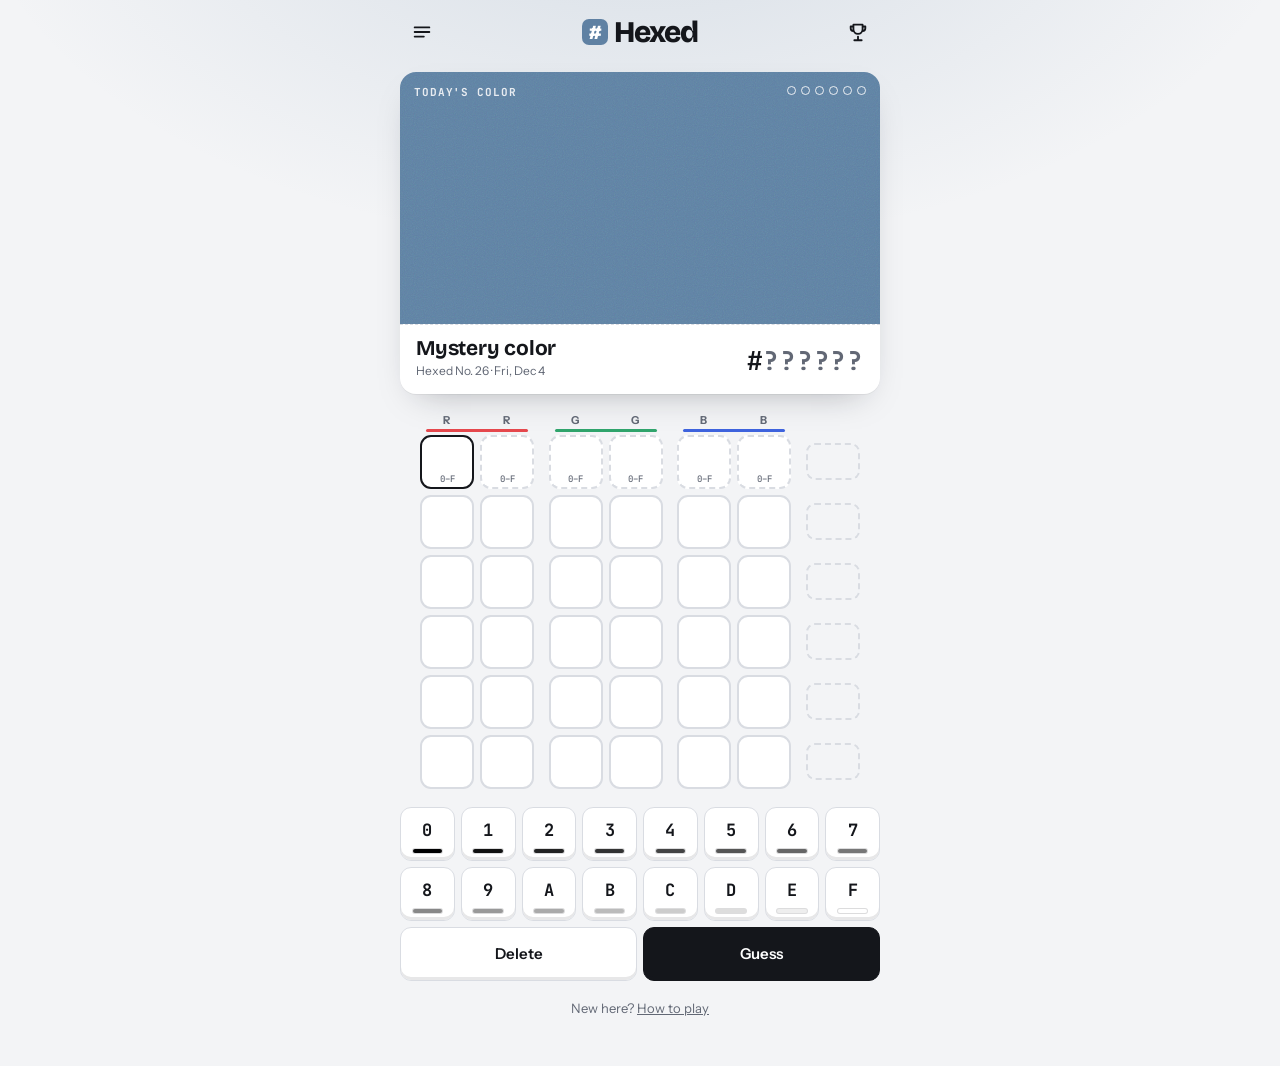
<file: index.html>
<!DOCTYPE html>
<html lang="en">
<head>
<meta charset="UTF-8">
<meta name="viewport" content="width=device-width, initial-scale=1, viewport-fit=cover">
<title>Hexed</title>
<script>
  // The game moved from GitHub Pages to Cloudflare. Forward visitors and bring
  // their saved progress along (browsers keep saved data per website).
  (function () {
    if (!/github\.io$/.test(location.hostname)) return;
    var hash = '';
    try {
      var keys = ['hexed:games', 'hexed:stats', 'hexed:player', 'hexed:posted', 'hexed:game'], d = {}, n = 0;
      keys.forEach(function (k) { var v = localStorage.getItem(k); if (v) { d[k] = v; n++; } });
      if (n) hash = '#import=' + encodeURIComponent(JSON.stringify(d));
    } catch (e) {}
    location.replace('https://hexed-deh.pages.dev/' + hash);
  })();
</script>
<meta name="claude:viewport-fit-sides" content="cover">
<meta name="description" content="Hexed: a daily color game. Guess today's color's hex code in six tries, then see how you compare on the leaderboard.">
<meta name="theme-color" content="#f3f4f6">
<link rel="preconnect" href="https://fonts.googleapis.com">
<link rel="preconnect" href="https://fonts.gstatic.com" crossorigin>
<link rel="stylesheet" href="https://fonts.googleapis.com/css2?family=Bricolage+Grotesque:opsz,wght@12..96,500;12..96,700;12..96,800&family=Instrument+Sans:wght@400;500;600&family=JetBrains+Mono:wght@500;700&display=swap">
<style>
/* Layout: one narrow column. Today's color is printed as a paint-store chip and tints the whole page; everything else stays neutral so the color reads true. */
:root {
  --today: #8a9bb0;
  --bg: #f3f4f6;
  --paper: #ffffff;
  --fg: #14161b;
  --muted: #626875;
  --line: #d9dce2;
  --tile-far: #e3e6eb;
  --key: #ffffff;
  --key-hover: #eceef2;
  --exact: #1a9a55;
  --exact-fg: #ffffff;
  --close: #f0b41c;
  --close-fg: #241a02;
  --ink: #14161b;
  --ink-fg: #ffffff;
  --scrim: rgba(12, 14, 18, .45);
  --shadow: 0 1px 0 rgba(20, 24, 33, .05), 0 14px 34px -18px rgba(20, 24, 33, .35);
  --press: inset 0 -3px 0 rgba(20, 24, 33, .10);
  --tint: 20%;
  --f-display: "Bricolage Grotesque", "Avenir Next", "Segoe UI", system-ui, sans-serif;
  --f-body: "Instrument Sans", "Segoe UI", system-ui, -apple-system, sans-serif;
  --f-mono: "JetBrains Mono", ui-monospace, "SFMono-Regular", Menlo, Consolas, monospace;
  --t: clamp(36px, 10.6vw, 54px);
  --gap: clamp(3px, 1vw, 6px);
}
@media (prefers-color-scheme: dark) {
  :root:not([data-theme="light"]) {
    --bg: #0f1115; --paper: #1a1d23; --fg: #eceef2; --muted: #9aa1ae; --line: #2c3039;
    --tile-far: #2a2e37; --key: #1f232a; --key-hover: #2a2f37;
    --exact: #24a862; --exact-fg: #ffffff; --close: #efb52a; --close-fg: #241a02;
    --ink: #eceef2; --ink-fg: #0f1115; --scrim: rgba(0, 0, 0, .6);
    --shadow: 0 1px 0 rgba(0,0,0,.4), 0 14px 34px -18px rgba(0,0,0,.8);
    --press: inset 0 -3px 0 rgba(0, 0, 0, .35);
    --tint: 14%;
    color-scheme: dark;
  }
}
:root[data-theme="dark"] {
  --bg: #0f1115; --paper: #1a1d23; --fg: #eceef2; --muted: #9aa1ae; --line: #2c3039;
  --tile-far: #2a2e37; --key: #1f232a; --key-hover: #2a2f37;
  --exact: #24a862; --exact-fg: #ffffff; --close: #efb52a; --close-fg: #241a02;
  --ink: #eceef2; --ink-fg: #0f1115; --scrim: rgba(0, 0, 0, .6);
  --shadow: 0 1px 0 rgba(0,0,0,.4), 0 14px 34px -18px rgba(0,0,0,.8);
  --press: inset 0 -3px 0 rgba(0, 0, 0, .35);
  --tint: 14%;
  color-scheme: dark;
}

* { box-sizing: border-box; }
[hidden] { display: none !important; }
html { background: var(--bg); }
body {
  margin: 0; min-height: 100vh;
  background:
    radial-gradient(900px 520px at 50% -140px, color-mix(in srgb, var(--today) var(--tint), transparent), transparent 75%),
    var(--bg);
  background-repeat: no-repeat;
  color: var(--fg);
  font-family: var(--f-body); font-size: 15px; line-height: 1.5;
  padding-left: max(16px, env(safe-area-inset-left, 0px));
  padding-right: max(16px, env(safe-area-inset-right, 0px));
  padding-top: env(safe-area-inset-top, 0px);
  padding-bottom: env(safe-area-inset-bottom, 0px);
  -webkit-tap-highlight-color: transparent;
  transition: background-color .4s ease;
}
a { color: inherit; }
button, input { font: inherit; color: inherit; }
button { cursor: pointer; }
:focus-visible { outline: 2px solid var(--fg); outline-offset: 2px; }

.app { max-width: 480px; margin: 0 auto; padding-block: 10px 48px; display: flex; flex-direction: column; gap: 18px; }

/* Top bar */
.bar { display: grid; grid-template-columns: 44px 1fr 44px; align-items: center; }
.icon-btn { width: 44px; height: 44px; display: grid; place-items: center; border-radius: 12px; border: 0; background: transparent; text-decoration: none; }
.icon-btn:hover { background: color-mix(in srgb, var(--fg) 7%, transparent); }
.icon-btn svg { width: 22px; height: 22px; stroke: currentColor; fill: none; stroke-width: 2; stroke-linecap: round; stroke-linejoin: round; }
.wordmark { justify-self: center; text-decoration: none; font-family: var(--f-display); font-weight: 800; font-size: 30px; letter-spacing: -.03em; line-height: 1; display: flex; align-items: center; gap: 2px; }
.wordmark .hash { display: inline-grid; place-items: center; width: 26px; height: 26px; border-radius: 7px; background: var(--today); color: var(--on, #fff); font-size: 20px; margin-right: 4px; transition: background-color .4s ease; }

/* Drawer menu */
.scrim { position: fixed; inset: 0; background: var(--scrim); z-index: 40; opacity: 0; visibility: hidden; transition: opacity .2s ease, visibility .2s; }
.drawer {
  position: fixed; top: 0; bottom: 0; left: 0; z-index: 41; width: min(320px, 86vw);
  background: var(--paper); box-shadow: var(--shadow);
  padding: calc(18px + env(safe-area-inset-top, 0px)) 18px calc(18px + env(safe-area-inset-bottom, 0px)) max(18px, env(safe-area-inset-left, 0px));
  display: flex; flex-direction: column; gap: 6px;
  transform: translateX(-104%); visibility: hidden; transition: transform .25s ease, visibility .25s;
}
.menu-open .scrim { opacity: 1; visibility: visible; }
.menu-open .drawer { transform: none; visibility: visible; }
.drawer-head { display: flex; justify-content: space-between; align-items: center; margin-bottom: 10px; }
.drawer-head span { font-family: var(--f-display); font-weight: 800; font-size: 22px; }
.nav-link { display: grid; grid-template-columns: 30px 1fr; gap: 12px; align-items: center; padding: 10px 10px; border-radius: 12px; text-decoration: none; font-weight: 600; font-size: 16px; }
.nav-link small { display: block; font-weight: 400; font-size: 13px; color: var(--muted); }
.nav-link:hover, .nav-link[aria-current="page"] { background: var(--key-hover); }
.nav-sw { width: 30px; height: 30px; border-radius: 8px; box-shadow: var(--press); }
.drawer-foot { margin-top: auto; font-size: 12px; color: var(--muted); }

/* Views */
.view { display: flex; flex-direction: column; gap: 18px; }
.view-title { font-family: var(--f-display); font-weight: 800; font-size: 30px; letter-spacing: -.02em; margin: 6px 0 0; line-height: 1.05; text-wrap: balance; }
.view-sub { margin: -10px 0 0; color: var(--muted); }

/* Paint chip hero */
.chip-card { background: var(--paper); border-radius: 16px; box-shadow: var(--shadow); overflow: hidden; }
.chip-color {
  position: relative; aspect-ratio: 16 / 8.4; max-width: 100%; background: var(--today);
  transition: background-color .4s ease;
}
.chip-color::after {
  content: ""; position: absolute; inset: 0; opacity: .16; mix-blend-mode: overlay; pointer-events: none;
  background-image: url("data:image/svg+xml,%3Csvg xmlns='http://www.w3.org/2000/svg' width='160' height='160'%3E%3Cfilter id='n'%3E%3CfeTurbulence type='fractalNoise' baseFrequency='.9' numOctaves='2' stitchTiles='stitch'/%3E%3C/filter%3E%3Crect width='100%25' height='100%25' filter='url(%23n)'/%3E%3C/svg%3E");
}
.chip-tag { position: absolute; top: 12px; left: 14px; font-family: var(--f-mono); font-size: 11px; font-weight: 700; letter-spacing: .08em; text-transform: uppercase; color: var(--on); opacity: .85; }
.pips { position: absolute; top: 14px; right: 14px; display: flex; gap: 5px; }
.pip { width: 9px; height: 9px; border-radius: 50%; border: 1.5px solid var(--on); opacity: .85; }
.pip.used { background: var(--on); }
.chip-label { display: flex; justify-content: space-between; align-items: flex-end; gap: 12px; padding: 12px 16px 14px; border-top: 1px dashed var(--line); }
.chip-name { font-family: var(--f-display); font-weight: 700; font-size: 21px; line-height: 1.1; letter-spacing: -.01em; min-width: 0; }
.chip-meta { font-size: 12px; color: var(--muted); margin-top: 2px; }
.chip-code { font-family: var(--f-mono); font-weight: 700; font-size: clamp(20px, 6vw, 26px); letter-spacing: .03em; white-space: nowrap; }
.chip-code .q { color: var(--muted); }

/* Board */
.board { display: flex; flex-direction: column; gap: var(--gap); align-items: center; }
.row { display: flex; align-items: stretch; gap: calc(var(--gap) * 2.4); }
.grp { display: flex; gap: var(--gap); }
.labels .grp { position: relative; }
.labels .grp span { width: var(--t); text-align: center; font-size: 11px; font-weight: 700; letter-spacing: .08em; color: var(--muted); }
.labels .grp::after { content: ""; position: absolute; left: 6px; right: 6px; bottom: -3px; height: 3px; border-radius: 3px; background: var(--c); }
.labels .sw-col { width: var(--t); }
.tile {
  width: var(--t); height: var(--t); border-radius: 11px; background: var(--paper);
  border: 2px solid var(--line); position: relative;
  display: grid; place-items: center; font-family: var(--f-mono); font-weight: 700;
  font-size: calc(var(--t) * .44); font-variant-numeric: tabular-nums;
}
.tile .sub { position: absolute; bottom: 2px; left: 0; right: 0; text-align: center; font-size: 9px; font-weight: 500; line-height: 1.2; color: var(--muted); }
.tile.filled { border-color: var(--fg); }
.tile.active-empty { border-style: dashed; }
.tile.cursor { border-color: var(--fg); border-style: solid; }
.tile.exact { background: var(--exact); border-color: var(--exact); color: var(--exact-fg); box-shadow: var(--press); }
.tile.close { background: var(--close); border-color: var(--close); color: var(--close-fg); box-shadow: var(--press); }
.tile.far { background: var(--tile-far); border-color: var(--tile-far); box-shadow: var(--press); }
.tile .arrow { position: absolute; top: 3px; right: 5px; font-size: 10px; line-height: 1; }
.sw-col { width: var(--t); display: flex; flex-direction: column; align-items: center; justify-content: center; gap: 2px; }
.sw { width: var(--t); height: calc(var(--t) * .7); border-radius: 9px; border: 2px dashed var(--line); }
.sw.on { border: 0; box-shadow: var(--press), 0 0 0 1px color-mix(in srgb, var(--fg) 12%, transparent); }
.pct { font-family: var(--f-mono); font-size: 10.5px; font-weight: 700; color: var(--muted); line-height: 1.1; font-variant-numeric: tabular-nums; }

.flip .tile { animation: flip .5s ease both; animation-delay: calc(var(--i) * 90ms); }
@keyframes flip { 0% { transform: rotateX(0); } 50% { transform: rotateX(90deg); } 100% { transform: rotateX(0); } }
.shake { animation: shake .35s ease; }
@keyframes shake { 20%,60% { transform: translateX(-5px); } 40%,80% { transform: translateX(5px); } }
.pop { animation: pop .12s ease; }
@keyframes pop { 50% { transform: scale(1.1); } }
.win .tile { animation: hop .45s ease both; animation-delay: calc(var(--i) * 70ms + .5s); }
@keyframes hop { 40% { transform: translateY(-10px); } 100% { transform: none; } }

/* Keypad: each key carries a strip showing how bright that digit is */
.keypad { display: grid; grid-template-columns: repeat(8, 1fr); gap: 6px; }
.key {
  position: relative; height: 54px; border-radius: 11px; border: 1px solid var(--line); background: var(--key);
  font-family: var(--f-mono); font-weight: 700; font-size: 17px; touch-action: manipulation; box-shadow: var(--press);
  padding-bottom: 6px;
}
.key::after { content: ""; position: absolute; left: 22%; right: 22%; bottom: 7px; height: 4px; border-radius: 2px; background: hsl(0 0% calc(var(--v) * 6.66%)); box-shadow: 0 0 0 1px color-mix(in srgb, var(--fg) 15%, transparent); }
.key:hover { background: var(--key-hover); }
.key:active { transform: translateY(2px); box-shadow: none; }
.key.wide { grid-column: span 4; font-family: var(--f-body); font-size: 15px; font-weight: 600; padding-bottom: 0; }
.key.wide::after { content: none; }
.key.enter { background: var(--ink); color: var(--ink-fg); border-color: var(--ink); }

.toast {
  position: fixed; z-index: 50; left: 50%; transform: translateX(-50%);
  top: calc(64px + env(safe-area-inset-top, 0px)); max-width: calc(100vw - 32px);
  background: var(--ink); color: var(--ink-fg); border-radius: 999px; padding: 9px 16px;
  font-size: 14px; font-weight: 600; box-shadow: var(--shadow); text-align: center;
}
.hint-link { text-align: center; font-size: 13px; color: var(--muted); margin: 0; }

/* Panels */
.panel { border: 1px solid var(--line); border-radius: 16px; background: var(--paper); padding: 18px; display: flex; flex-direction: column; gap: 14px; }
.panel h2, .panel h3 { font-family: var(--f-display); font-weight: 800; margin: 0; line-height: 1.1; letter-spacing: -.02em; text-wrap: balance; }
.panel h2 { font-size: 26px; }
.panel h3 { font-size: 19px; }
.panel p { margin: 0; color: var(--muted); }
.hex { font-family: var(--f-mono); font-weight: 700; color: var(--fg); }
.share-box { font-family: var(--f-mono); font-size: 14px; line-height: 1.45; white-space: pre; overflow-x: auto; background: var(--bg); border-radius: 10px; padding: 10px 12px; margin: 0; user-select: all; }
.btn-row { display: flex; gap: 8px; flex-wrap: wrap; }
.btn { flex: 1 1 150px; border-radius: 11px; padding: 12px 14px; font-weight: 600; border: 1px solid var(--line); background: var(--key); text-align: center; text-decoration: none; box-shadow: var(--press); }
.btn:hover { background: var(--key-hover); }
.btn.primary { background: var(--ink); color: var(--ink-fg); border-color: var(--ink); }
.btn.small { flex: 0 0 auto; padding: 8px 12px; font-size: 14px; }
.next { font-size: 13px; color: var(--muted); }
.next b { font-family: var(--f-mono); color: var(--fg); font-variant-numeric: tabular-nums; }
.field { display: flex; gap: 8px; flex-wrap: wrap; }
.field input { flex: 1 1 160px; min-width: 0; border: 1px solid var(--line); border-radius: 11px; padding: 11px 12px; background: var(--bg); }
.label { font-size: 11px; font-weight: 700; text-transform: uppercase; letter-spacing: .08em; color: var(--muted); margin: 0; }
.callout { border-radius: 12px; padding: 12px 14px; background: color-mix(in srgb, var(--today) 16%, var(--paper)); color: var(--fg); font-weight: 500; }
.callout b { font-family: var(--f-display); font-size: 18px; }

/* Stats */
.stats { display: grid; grid-template-columns: repeat(4, 1fr); gap: 8px; text-align: center; }
.stat b { display: block; font-family: var(--f-display); font-size: 26px; font-weight: 800; line-height: 1.1; font-variant-numeric: tabular-nums; }
.stat span { font-size: 11px; color: var(--muted); text-transform: uppercase; letter-spacing: .06em; }
.compare { display: grid; grid-template-columns: 1fr 1fr; gap: 8px; }
.compare div { background: var(--bg); border-radius: 12px; padding: 10px 12px; }
.compare b { display: block; font-family: var(--f-display); font-weight: 800; font-size: 24px; line-height: 1.1; font-variant-numeric: tabular-nums; }
.compare span { font-size: 12px; color: var(--muted); }
.dist { display: flex; flex-direction: column; gap: 5px; }
.dist-row { display: grid; grid-template-columns: 16px 1fr; gap: 8px; align-items: center; font-family: var(--f-mono); font-size: 12px; }
.bar-track { display: flex; }
.bar-fill { background: var(--tile-far); border-radius: 5px; padding: 2px 7px; text-align: right; font-weight: 700; min-width: 26px; width: var(--w); white-space: nowrap; }
.bar-fill.hi { background: var(--exact); color: var(--exact-fg); }

/* Tabs */
.tabs { display: inline-flex; background: var(--key-hover); border-radius: 12px; padding: 4px; gap: 4px; align-self: flex-start; }
.tab { border: 0; background: transparent; border-radius: 9px; padding: 7px 14px; font-weight: 600; color: var(--muted); }
.tab[aria-selected="true"] { background: var(--paper); color: var(--fg); box-shadow: var(--press); }

/* Leaderboard list */
.lb-list { list-style: none; margin: 0; padding: 0; display: flex; flex-direction: column; }
.lb-row { display: grid; grid-template-columns: 34px 1fr auto; gap: 10px; align-items: center; padding: 9px 4px; border-top: 1px solid var(--line); }
.lb-row:first-child { border-top: 0; }
.lb-row.me { background: color-mix(in srgb, var(--today) 14%, transparent); border-radius: 10px; border-color: transparent; }
.lb-row.me + .lb-row { border-color: transparent; }
.rank { font-family: var(--f-mono); font-weight: 700; color: var(--muted); text-align: center; font-variant-numeric: tabular-nums; }
.lb-row:nth-child(1) .rank { color: #c8941a; }
.lb-name { font-weight: 600; min-width: 0; overflow: hidden; text-overflow: ellipsis; white-space: nowrap; }
.lb-name small { display: block; font-weight: 400; color: var(--muted); font-size: 12px; }
.lb-score { display: flex; align-items: center; gap: 8px; font-family: var(--f-mono); font-weight: 700; font-variant-numeric: tabular-nums; }
.mini-pips { display: flex; gap: 3px; }
.mini-pips i { width: 7px; height: 14px; border-radius: 2px; background: var(--tile-far); }
.mini-pips i.on { background: var(--exact); }
.mini-pips.lost i.on { background: var(--muted); }
.empty { color: var(--muted); text-align: center; padding: 14px 0; }

/* Archive + palette chips */
.chip-grid { display: grid; grid-template-columns: repeat(auto-fill, minmax(132px, 1fr)); gap: 12px; }
.mini-chip { background: var(--paper); border-radius: 12px; overflow: hidden; box-shadow: var(--shadow); text-decoration: none; display: flex; flex-direction: column; border: 0; padding: 0; text-align: left; }
.mini-chip .c { aspect-ratio: 4 / 3; max-width: 100%; position: relative; }
.mini-chip .c.unknown { background: repeating-linear-gradient(-45deg, var(--tile-far) 0 8px, var(--key-hover) 8px 16px); display: grid; place-items: center; font-family: var(--f-display); font-weight: 800; font-size: 30px; color: var(--muted); }
.mini-chip .c .badge { position: absolute; top: 7px; right: 7px; font-family: var(--f-mono); font-size: 11px; font-weight: 700; padding: 1px 6px; border-radius: 6px; background: var(--paper); color: var(--fg); }
.mini-chip .l { padding: 8px 10px 10px; border-top: 1px dashed var(--line); }
.mini-chip .n { font-family: var(--f-display); font-weight: 700; font-size: 15px; line-height: 1.15; }
.mini-chip .m { font-size: 12px; color: var(--muted); font-family: var(--f-mono); }
.mini-chip.missed .c { filter: saturate(.25) brightness(.95); }
a.mini-chip:hover { transform: translateY(-2px); }
a.mini-chip { transition: transform .15s ease; }

/* Rules */
.rules p { margin: 0; color: var(--muted); max-width: 62ch; }
.rules code { font-family: var(--f-mono); font-weight: 700; color: var(--fg); font-size: .95em; }
.legend { display: flex; flex-direction: column; gap: 10px; }
.legend-item { display: grid; grid-template-columns: 40px 1fr; gap: 12px; align-items: center; }
.legend .tile { --t: 40px; font-size: 16px; }
.legend-item p { color: var(--fg); }

#confetti { position: fixed; inset: 0; width: 100%; height: 100%; pointer-events: none; z-index: 60; }

@media (prefers-reduced-motion: reduce) {
  .flip .tile, .shake, .pop, .win .tile { animation: none; }
  .drawer, .scrim, body, .chip-color, a.mini-chip { transition: none; }
}
</style>
</head>
<body>

<div class="app">
  <header class="bar">
    <button class="icon-btn" id="menuBtn" type="button" aria-label="Open menu" aria-expanded="false" aria-controls="drawer">
      <svg viewBox="0 0 24 24" aria-hidden="true"><path d="M4 7h16M4 12h16M4 17h10"/></svg>
    </button>
    <a class="wordmark" href="#" aria-label="Hexed, today's color"><span class="hash">#</span>Hexed</a>
    <a class="icon-btn" href="#leaderboard" aria-label="Leaderboard">
      <svg viewBox="0 0 24 24" aria-hidden="true"><path d="M8 21h8M12 17v4M7 4h10v5a5 5 0 0 1-10 0V4zM7 6H4v2a3 3 0 0 0 3 3M17 6h3v2a3 3 0 0 1-3 3"/></svg>
    </a>
  </header>

  <main>
    <!-- PLAY -->
    <section class="view" id="view-play" aria-label="Play">
      <div class="chip-card">
        <div class="chip-color" id="chipColor">
          <span class="chip-tag" id="chipTag">Today's color</span>
          <div class="pips" id="pips" aria-hidden="true"></div>
        </div>
        <div class="chip-label">
          <div style="min-width:0">
            <div class="chip-name" id="chipName">Mystery color</div>
            <div class="chip-meta" id="chipMeta">Hexed No. 1</div>
          </div>
          <div class="chip-code" id="chipCode">#<span class="q">??????</span></div>
        </div>
      </div>

      <section class="board" id="board" aria-label="Your guesses"></section>
      <section class="keypad" id="keypad" aria-label="Hex keypad"></section>
      <section class="panel" id="result" hidden></section>
      <p class="hint-link">New here? <a href="#how">How to play</a></p>
    </section>

    <!-- LEADERBOARD -->
    <section class="view" id="view-leaderboard" hidden aria-labelledby="lbTitle">
      <h1 class="view-title" id="lbTitle">Leaderboard</h1>
      <div class="tabs" role="tablist" aria-label="Leaderboard range">
        <button class="tab" role="tab" id="tabToday" aria-selected="true" type="button">Today</button>
        <button class="tab" role="tab" id="tabAll" aria-selected="false" type="button">All time</button>
      </div>
      <div id="lbBody" class="view"></div>
      <section class="panel">
        <h3>Your stats</h3>
        <div id="myStats"></div>
      </section>
      <section class="panel" id="namePanel" hidden>
        <h3>Your leaderboard name</h3>
        <form class="field" id="renameForm">
          <input id="renameInput" maxlength="20" autocomplete="nickname" placeholder="Pick a name" aria-label="Leaderboard name">
          <button class="btn small primary" type="submit">Save</button>
        </form>
        <p style="font-size:13px">New scores use this name. Scores you already posted keep the old one.</p>
      </section>
    </section>

    <!-- ARCHIVE -->
    <section class="view" id="view-archive" hidden aria-labelledby="arTitle">
      <h1 class="view-title" id="arTitle">Archive</h1>
      <p class="view-sub">Every daily color so far. Play any you missed. Archive games go into your palette but not your streak or the leaderboard.</p>
      <div class="chip-grid" id="archiveGrid"></div>
    </section>

    <!-- PALETTE -->
    <section class="view" id="view-palette" hidden aria-labelledby="paTitle">
      <h1 class="view-title" id="paTitle">My palette</h1>
      <p class="view-sub" id="paletteSub">Every color you play is added here as a chip.</p>
      <div class="chip-grid" id="paletteGrid"></div>
    </section>

    <!-- HOW TO PLAY -->
    <section class="view rules" id="view-how" hidden aria-labelledby="howTitle">
      <h1 class="view-title" id="howTitle">How to play</h1>
      <section class="panel">
        <p>Every day there is one new color, the same for everyone. Guess its six-digit hex code in six tries.</p>
        <p>A hex code is three pairs: <code>RR</code> red, <code>GG</code> green, <code>BB</code> blue. Digits run <code>0</code>–<code>9</code> then <code>A</code>–<code>F</code> (<code>A</code>=10, <code>F</code>=15). Bigger means more of that light: <code>#FF0000</code> is pure red, <code>#000000</code> is black, <code>#FFFFFF</code> is white. The strip on each key shows how bright that digit is.</p>
        <div class="legend">
          <div class="legend-item"><div class="tile exact">7</div><p>Exact digit.</p></div>
          <div class="legend-item"><div class="tile close">C<span class="arrow">▼</span></div><p>One or two away. The arrow says go lower.</p></div>
          <div class="legend-item"><div class="tile far">3<span class="arrow">▲</span></div><p>Three or more away. The arrow says go higher.</p></div>
        </div>
        <p>Each guess shows your color beside it with a match score. The small range under each empty tile shows which digits are still possible.</p>
        <p>Tip: start by judging each channel. A bright, warm color has a high first pair. A dark color has low digits everywhere.</p>
        <p>Keyboard works too: type 0–9 and A–F, Backspace to delete, Enter to guess.</p>
      </section>
      <a class="btn primary" href="#">Play today's color</a>
    </section>
  </main>
</div>

<div class="scrim" id="scrim"></div>
<nav class="drawer" id="drawer" aria-label="Menu">
  <div class="drawer-head"><span>Menu</span>
    <button class="icon-btn" id="closeMenu" type="button" aria-label="Close menu"><svg viewBox="0 0 24 24" aria-hidden="true"><path d="M6 6l12 12M18 6L6 18"/></svg></button>
  </div>
  <a class="nav-link" href="#" data-view="play"><span class="nav-sw" id="navToday"></span><span>Today's color<small>The daily puzzle</small></span></a>
  <a class="nav-link" href="#practice" data-view="practice"><span class="nav-sw" style="background:conic-gradient(#e5484d,#f0b41c,#30a46c,#3e63dd,#8e4ec6,#e5484d)"></span><span>Practice<small>Unlimited random colors</small></span></a>
  <a class="nav-link" href="#leaderboard" data-view="leaderboard"><span class="nav-sw" style="background:#c8941a"></span><span>Leaderboard<small>How you compare</small></span></a>
  <a class="nav-link" href="#archive" data-view="archive"><span class="nav-sw" style="background:repeating-linear-gradient(-45deg,#8b93a1 0 5px,#c3c8d0 5px 10px)"></span><span>Archive<small>Play past days</small></span></a>
  <a class="nav-link" href="#palette" data-view="palette"><span class="nav-sw" id="navPalette" style="background:linear-gradient(90deg,#3e63dd 0 33%,#30a46c 33% 66%,#e5484d 66%)"></span><span>My palette<small>Colors you've collected</small></span></a>
  <a class="nav-link" href="#how" data-view="how"><span class="nav-sw" style="background:var(--ink)"></span><span>How to play<small>Rules and tips</small></span></a>
  <p class="drawer-foot">A new color every day at midnight, your local time.</p>
</nav>

<div class="toast" id="toast" role="status" aria-live="polite" hidden></div>
<canvas id="confetti" hidden></canvas>

<script>
(() => {
  // ---- Leaderboard connection (Supabase). Both values are safe to publish.
  const CONFIG = {
    supabaseUrl: 'https://rzarchlzbysovqumzvyi.supabase.co',
    supabaseKey: 'sb_publishable_Ssl9L8brbm2t8YLiRgnFEQ_yGmAYJN_'
  };
  const LB_ON = !!(CONFIG.supabaseUrl && CONFIG.supabaseKey);

  const HEX = '0123456789ABCDEF';
  const MAX = 6;
  const LAUNCH = new Date(2026, 10, 9); // No. 1
  const SITE_URL = 'https://hexed-deh.pages.dev/';
  const $ = (s) => document.querySelector(s);
  const esc = (s) => String(s).replace(/[&<>"']/g, (c) => ({ '&': '&amp;', '<': '&lt;', '>': '&gt;', '"': '&quot;', "'": '&#39;' }[c]));

  // ---- Progress carried over from the old GitHub address (never overwrites local data)
  if (location.hash.indexOf('#import=') === 0) {
    try {
      const d = JSON.parse(decodeURIComponent(location.hash.slice(8)));
      Object.keys(d).forEach((k) => {
        if (/^hexed:[a-z]+$/.test(k) && typeof d[k] === 'string' && localStorage.getItem(k) === null) { JSON.parse(d[k]); localStorage.setItem(k, d[k]); }
      });
    } catch (e) {}
    history.replaceState(null, '', location.pathname + location.search);
  }

  const store = {
    get(k, d) { try { const v = localStorage.getItem(k); return v ? JSON.parse(v) : d; } catch (e) { return d; } },
    set(k, v) { try { localStorage.setItem(k, JSON.stringify(v)); } catch (e) {} }
  };

  // ---- Puzzle generation
  function todayIndex() {
    const n = new Date();
    const a = new Date(n.getFullYear(), n.getMonth(), n.getDate());
    return Math.max(0, Math.round((a - LAUNCH) / 864e5));
  }
  function dayDate(i) { return new Date(LAUNCH.getFullYear(), LAUNCH.getMonth(), LAUNCH.getDate() + i); }
  function dayLabel(i) { return dayDate(i).toLocaleDateString(undefined, { weekday: 'short', day: 'numeric', month: 'short' }); }
  function mulberry32(a) {
    return function () {
      a |= 0; a = a + 0x6D2B79F5 | 0;
      let t = Math.imul(a ^ a >>> 15, 1 | a);
      t = t + Math.imul(t ^ t >>> 7, 61 | t) ^ t;
      return ((t ^ t >>> 14) >>> 0) / 4294967296;
    };
  }
  function colorFrom(rand) { let s = ''; for (let k = 0; k < 6; k++) s += HEX[Math.floor(rand() * 16)]; return s; }
  function colorForDay(i) { const r = mulberry32(((i + 1) * 2654435761 >>> 0) ^ 0x5eed); r(); r(); return colorFrom(r); }

  // ---- Color helpers
  const rgb = (h) => [0, 2, 4].map((i) => parseInt(h.slice(i, i + 2), 16));
  function match(a, b) {
    const x = rgb(a), y = rgb(b);
    const d = Math.sqrt(x.reduce((s, v, i) => s + (v - y[i]) ** 2, 0)) / (255 * Math.sqrt(3));
    return Math.round((1 - d) * 100);
  }
  function onColor(h) { const [r, g, b] = rgb(h); return (0.2126 * r + 0.7152 * g + 0.0722 * b) > 150 ? '#121317' : '#ffffff'; }
  function hsl(hex) {
    const [r, g, b] = rgb(hex).map((v) => v / 255);
    const mx = Math.max(r, g, b), mn = Math.min(r, g, b), l = (mx + mn) / 2;
    if (mx === mn) return [0, 0, l];
    const d = mx - mn, s = l > .5 ? d / (2 - mx - mn) : d / (mx + mn);
    let h = mx === r ? (g - b) / d + (g < b ? 6 : 0) : mx === g ? (b - r) / d + 2 : (r - g) / d + 4;
    return [h * 60, s, l];
  }
  const HUES = [[8, 'Cherry'], [20, 'Vermilion'], [34, 'Tangerine'], [46, 'Amber'], [58, 'Mustard'], [72, 'Citron'], [95, 'Lime'], [135, 'Fern'], [158, 'Jade'], [176, 'Teal'], [192, 'Lagoon'], [208, 'Sky'], [224, 'Cobalt'], [244, 'Ultramarine'], [262, 'Iris'], [280, 'Violet'], [298, 'Orchid'], [318, 'Magenta'], [336, 'Rose'], [352, 'Raspberry'], [361, 'Cherry']];
  function colorName(hex) {
    const [h, s, l] = hsl(hex);
    if (s < .12 || l < .06 || l > .96) {
      return l < .1 ? 'Midnight Ink' : l < .25 ? 'Charcoal' : l < .45 ? 'Slate' : l < .65 ? 'Pewter' : l < .85 ? 'Fog' : 'Chalk';
    }
    const noun = HUES.find(([d]) => h < d)[1];
    let adj = '';
    if (l < .2) adj = 'Deep';
    else if (l < .35) adj = 'Dark';
    else if (l > .82) adj = 'Pale';
    else if (l > .68) adj = 'Soft';
    if (!adj) adj = s < .35 ? 'Dusty' : s > .8 ? 'Electric' : '';
    else if (s < .3) adj = adj === 'Pale' || adj === 'Soft' ? 'Misty' : 'Smoky';
    // light olive/browns read better with earthy names
    if (h >= 18 && h < 50 && l < .4 && s < .7) return (l < .2 ? 'Espresso' : 'Cinnamon') + (s < .3 ? ' Smoke' : '');
    return (adj ? adj + ' ' : '') + noun;
  }

  function score(guess, tgt) {
    return [...guess].map((c, i) => {
      const g = HEX.indexOf(c), t = HEX.indexOf(tgt[i]), d = t - g;
      return { g, d, kind: d === 0 ? 'exact' : Math.abs(d) <= 2 ? 'close' : 'far' };
    });
  }
  function ranges(guesses, target) {
    const r = Array.from({ length: 6 }, () => [0, 15]);
    for (const gs of guesses) {
      score(gs, target).forEach((s, i) => {
        let [lo, hi] = r[i];
        if (s.d === 0) { lo = hi = s.g; }
        else if (s.d > 0) { lo = Math.max(lo, s.g + (s.kind === 'close' ? 1 : 3)); if (s.kind === 'close') hi = Math.min(hi, s.g + 2); }
        else { hi = Math.min(hi, s.g - (s.kind === 'close' ? 1 : 3)); if (s.kind === 'close') lo = Math.max(lo, s.g - 2); }
        r[i] = [lo, hi];
      });
    }
    return r;
  }

  // ---- Saved data
  let games = store.get('hexed:games', null);
  if (!games) { // migrate the first version's single save
    games = {};
    const old = store.get('hexed:game', null);
    if (old && typeof old.day === 'number') games[old.day] = { guesses: old.guesses, status: old.status, live: true };
    store.set('hexed:games', games);
  }
  const defaultStats = { played: 0, wins: 0, streak: 0, maxStreak: 0, lastWin: -99, dist: [0, 0, 0, 0, 0, 0] };
  let stats = Object.assign({}, defaultStats, store.get('hexed:stats', {}));
  let player = store.get('hexed:player', null);
  if (!player || !player.id) {
    const id = (crypto.randomUUID && crypto.randomUUID()) || 'xxxxxxxx-xxxx-4xxx-yxxx-xxxxxxxxxxxx'.replace(/[xy]/g, (c) => { const r = Math.random() * 16 | 0; return (c === 'x' ? r : (r & 3 | 8)).toString(16); });
    player = { id, name: '' };
    store.set('hexed:player', player);
  }
  let posted = store.get('hexed:posted', {});

  // ---- Current game
  let today = todayIndex();
  let G = null; // { kind: 'daily'|'archive'|'practice', day, target, guesses, current, status }

  function startDay(day) {
    today = todayIndex();
    const saved = games[day];
    G = {
      kind: day === today ? 'daily' : 'archive', day, target: colorForDay(day), current: '',
      guesses: saved ? saved.guesses.slice() : [], status: saved ? saved.status : 'playing'
    };
  }
  function startPractice() { G = { kind: 'practice', day: null, target: colorFrom(Math.random), guesses: [], current: '', status: 'playing' }; }
  function saveGame() {
    if (G.kind === 'practice') return;
    const prev = games[G.day];
    games[G.day] = { guesses: G.guesses, status: G.status, live: prev ? !!prev.live : G.kind === 'daily' };
    store.set('hexed:games', games);
  }
  function recordStats() {
    stats.played++;
    if (G.status === 'won') {
      stats.wins++; stats.dist[G.guesses.length - 1]++;
      stats.streak = stats.lastWin === G.day - 1 ? stats.streak + 1 : 1;
      stats.lastWin = G.day; stats.maxStreak = Math.max(stats.maxStreak, stats.streak);
    } else stats.streak = 0;
    store.set('hexed:stats', stats);
  }
  const liveStreak = () => (stats.lastWin >= today - 1 ? stats.streak : 0);
  const avgGuesses = () => { const w = stats.dist.reduce((a, b) => a + b, 0); return w ? stats.dist.reduce((s, n, i) => s + n * (i + 1), 0) / w : null; };

  // ---- Theme tint follows the color on screen
  function setTint(hex) {
    const root = document.documentElement;
    root.style.setProperty('--today', '#' + hex);
    root.style.setProperty('--on', onColor(hex));
    $('#navToday').style.background = '#' + colorForDay(todayIndex());
  }

  // ---- Play view rendering
  const board = $('#board');
  function tileHTML(ch, cls, sub, i, arrow) {
    return `<div class="tile ${cls}" style="--i:${i}"><span>${ch}</span>${arrow ? `<span class="arrow" aria-hidden="true">${arrow}</span>` : ''}${sub ? `<span class="sub">${sub}</span>` : ''}</div>`;
  }
  function rowHTML(tiles, swatch, cls = '') {
    return `<div class="row ${cls}">` + [0, 2, 4].map((i) => `<div class="grp">${tiles[i]}${tiles[i + 1]}</div>`).join('') + `<div class="sw-col">${swatch}</div></div>`;
  }
  function renderPlay(opts = {}) {
    const done = G.status !== 'playing';
    setTint(G.target);
    $('#chipTag').textContent = G.kind === 'daily' ? "Today's color" : G.kind === 'archive' ? `Archive · ${dayLabel(G.day)}` : 'Practice';
    $('#chipName').textContent = done ? colorName(G.target) : G.kind === 'practice' ? 'Practice color' : 'Mystery color';
    $('#chipMeta').textContent = G.kind === 'practice' ? 'Not counted in your stats' : `Hexed No. ${G.day + 1} · ${dayLabel(G.day)}`;
    $('#chipCode').innerHTML = done ? '#' + G.target : '#<span class="q">??????</span>';
    $('#pips').innerHTML = Array.from({ length: MAX }, (_, i) => `<span class="pip ${i < G.guesses.length ? 'used' : ''}"></span>`).join('');

    const rg = ranges(G.guesses, G.target);
    let html = `<div class="row labels" aria-hidden="true">` +
      [['R', '#e5484d'], ['G', '#30a46c'], ['B', '#3e63dd']].map(([l, c]) => `<div class="grp" style="--c:${c}"><span>${l}</span><span>${l}</span></div>`).join('') +
      `<div class="sw-col"></div></div>`;
    for (let r = 0; r < MAX; r++) {
      if (r < G.guesses.length) {
        const g = G.guesses[r];
        const tiles = score(g, G.target).map((s, i) => tileHTML(g[i], s.kind, '', i, s.d > 0 ? '▲' : s.d < 0 ? '▼' : ''));
        let cls = r === opts.reveal ? 'flip' : '';
        if (opts.win && r === G.guesses.length - 1) cls += ' win';
        html += rowHTML(tiles, `<div class="sw on" style="background:#${g}"></div><span class="pct">${match(g, G.target)}%</span>`, cls);
      } else if (r === G.guesses.length && !done) {
        const tiles = [];
        for (let i = 0; i < 6; i++) {
          const ch = G.current[i] || '';
          const sub = rg[i][0] === rg[i][1] ? HEX[rg[i][0]] : `${HEX[rg[i][0]]}–${HEX[rg[i][1]]}`;
          tiles.push(tileHTML(ch, (ch ? 'filled' : 'active-empty') + (i === G.current.length ? ' cursor' : '') + (i === G.current.length - 1 && opts.pop ? ' pop' : ''), ch ? '' : sub, i));
        }
        const sw = G.current.length === 6 ? `<div class="sw on" style="background:#${G.current}"></div><span class="pct">preview</span>` : `<div class="sw"></div>`;
        html += rowHTML(tiles, sw, 'current');
      } else {
        html += rowHTML(Array.from({ length: 6 }, (_, i) => tileHTML('', '', '', i)), `<div class="sw"></div>`);
      }
    }
    board.innerHTML = html;
    $('#keypad').hidden = done;
    renderResult();
  }

  function shareText(withLink = true) {
    const head = G.kind === 'practice' ? 'Hexed practice' : `Hexed No. ${G.day + 1}`;
    const lines = G.guesses.map((g) => score(g, G.target).map((s) => s.kind === 'exact' ? '🟩' : s.kind === 'close' ? '🟨' : '⬜').join('') + ` ${match(g, G.target)}%`);
    return [`${head} ${G.status === 'won' ? G.guesses.length : 'X'}/6`, ...lines, ...(withLink ? [SITE_URL] : [])].join('\n');
  }

  function renderResult() {
    const el = $('#result');
    if (G.status === 'playing') { el.hidden = true; return; }
    const n = G.guesses.length;
    const best = Math.max(...G.guesses.map((g) => match(g, G.target)));
    const title = G.status === 'won' ? ['Perfect read.', 'Sharp eye.', 'Nicely done.', 'Got it.', 'Solved.', 'Phew, solved.'][n - 1] : 'Out of guesses.';
    const line = G.status === 'won'
      ? `You found <span class="hex">#${G.target}</span>, ${esc(colorName(G.target))}, in ${n} ${n === 1 ? 'guess' : 'guesses'}.`
      : `The color was <span class="hex">#${G.target}</span>, ${esc(colorName(G.target))}. Your closest guess was a ${best}% match.`;
    const isLive = G.kind === 'daily' && games[G.day] && games[G.day].live;
    el.innerHTML = `<h2>${title}</h2><p>${line}</p>
      ${isLive && LB_ON ? '<div id="lbCta"></div>' : ''}
      <pre class="share-box" id="shareBox">${esc(shareText(false))}</pre>
      <div class="btn-row">
        <button class="btn primary" id="copyBtn" type="button">Copy result</button>
        ${G.kind === 'daily' ? '<a class="btn" href="#leaderboard">See leaderboard</a>' : ''}
      </div>
      <div class="btn-row">
        <a class="btn" href="#practice" id="practiceBtn">${G.kind === 'practice' ? 'New practice color' : 'Practice round'}</a>
        ${G.kind === 'daily' ? '<a class="btn" href="#archive">Play past days</a>' : `<a class="btn" href="#">Today's color</a>`}
      </div>
      <p class="next">Next daily color in <b id="countdown">--:--:--</b></p>`;
    el.hidden = false;
    $('#copyBtn').onclick = copyShare;
    $('#practiceBtn').onclick = (e) => { if (location.hash === '#practice') { e.preventDefault(); startPractice(); renderPlay(); scrollTo({ top: 0, behavior: 'smooth' }); } };
    if (isLive && LB_ON) renderLbCta();
    tick();
  }

  // ---- Leaderboard: posting from the result panel
  function cleanName(s) { return String(s || '').replace(/[\u0000-\u001f\u007f<>]/g, '').replace(/\s+/g, ' ').trim().slice(0, 20); }
  async function renderLbCta() {
    const box = $('#lbCta'); if (!box) return;
    const day = G.day;
    if (!posted[day] && !player.name) {
      box.innerHTML = `<div class="callout"><p style="color:var(--fg);margin:0 0 8px">Post your score to see how you rank today.</p>
        <form class="field" id="postForm"><input id="nameInput" maxlength="20" autocomplete="nickname" placeholder="Your name" aria-label="Your leaderboard name">
        <button class="btn small primary" type="submit">Post score</button></form></div>`;
      $('#postForm').onsubmit = (e) => {
        e.preventDefault();
        const nm = cleanName($('#nameInput').value);
        if (!nm) { toast('Enter a name first'); return; }
        player.name = nm; store.set('hexed:player', player);
        renderLbCta();
      };
      return;
    }
    box.innerHTML = `<div class="callout">Posting your score…</div>`;
    try {
      if (!posted[day]) {
        await api.submit({ day, player_id: player.id, name: player.name, guesses: G.status === 'won' ? G.guesses.length : 7, won: G.status === 'won', best_match: Math.max(...G.guesses.map((g) => match(g, G.target))) });
        posted[day] = true; store.set('hexed:posted', posted);
      }
      const rows = await api.day(day);
      const idx = rows.findIndex((r) => r.player_id === player.id);
      const solved = rows.filter((r) => r.won);
      const avg = solved.length ? (solved.reduce((s, r) => s + r.guesses, 0) / solved.length).toFixed(1) : '–';
      if (!$('#lbCta')) return;
      $('#lbCta').innerHTML = `<div class="callout">${idx >= 0 ? `You're <b>#${idx + 1}</b> of ${rows.length} today.` : `${rows.length} players today.`} Players who solved it averaged ${avg} guesses.</div>`;
    } catch (e) {
      if ($('#lbCta')) $('#lbCta').innerHTML = `<div class="callout">Couldn't reach the leaderboard. <button class="btn small" type="button" id="retryPost">Try again</button></div>`;
      const b = $('#retryPost'); if (b) b.onclick = renderLbCta;
    }
  }

  // ---- Supabase REST
  const api = {
    async req(path, opts = {}) {
      const ctl = new AbortController(); const t = setTimeout(() => ctl.abort(), 9000);
      try {
        return await fetch(CONFIG.supabaseUrl.replace(/\/$/, '') + '/rest/v1/' + path, {
          ...opts, signal: ctl.signal,
          headers: { apikey: CONFIG.supabaseKey, 'Content-Type': 'application/json', ...(opts.headers || {}) }
        });
      } finally { clearTimeout(t); }
    },
    async json(path) { const r = await this.req(path); if (!r.ok) throw new Error('HTTP ' + r.status); return r.json(); },
    day(day) { return this.json(`scores?day=eq.${day}&select=player_id,name,guesses,won,best_match,created_at&order=won.desc,guesses.asc,created_at.asc&limit=2000`); },
    players() { return this.json('player_stats?select=*&order=wins.desc,avg_guesses.asc.nullslast,games.desc&limit=50'); },
    global() { return this.json('global_stats?select=*'); },
    async submit(row) {
      const r = await this.req('scores', { method: 'POST', headers: { Prefer: 'return=minimal' }, body: JSON.stringify(row) });
      if (r.ok || r.status === 409) return true;
      throw new Error('HTTP ' + r.status);
    }
  };

  // ---- Leaderboard view
  let lbTab = 'today';
  function pipsHTML(guesses, won) {
    return `<span class="mini-pips ${won ? '' : 'lost'}" aria-hidden="true">${Array.from({ length: 6 }, (_, i) => `<i class="${i < (won ? guesses : 6) ? 'on' : ''}"></i>`).join('')}</span>`;
  }
  function distHTML(dist, hi) {
    const maxD = Math.max(1, ...dist);
    return `<div class="dist">${dist.map((n, i) => `<div class="dist-row"><span>${i + 1}</span><span class="bar-track" style="--w:${Math.max(7, n / maxD * 100)}%"><span class="bar-fill ${i === hi ? 'hi' : ''}" style="width:var(--w)">${n}</span></span></div>`).join('')}</div>`;
  }
  function renderMyStats() {
    const pct = stats.played ? Math.round(stats.wins / stats.played * 100) : 0;
    const a = avgGuesses();
    const g = games[today];
    const hi = g && g.live && g.status === 'won' ? g.guesses.length - 1 : -1;
    $('#myStats').innerHTML = `<div class="stats">
        <div class="stat"><b>${stats.played}</b><span>Played</span></div>
        <div class="stat"><b>${pct}</b><span>Win %</span></div>
        <div class="stat"><b>${liveStreak()}</b><span>Streak</span></div>
        <div class="stat"><b>${stats.maxStreak}</b><span>Best</span></div>
      </div>
      <p class="label" style="margin-top:14px">Your guesses to solve · average ${a ? a.toFixed(1) : '–'}</p>
      ${distHTML(stats.dist, hi)}`;
    $('#namePanel').hidden = !LB_ON;
    $('#renameInput').value = player.name || '';
  }
  async function renderLeaderboard() {
    renderMyStats();
    $('#tabToday').setAttribute('aria-selected', lbTab === 'today');
    $('#tabAll').setAttribute('aria-selected', lbTab === 'all');
    const body = $('#lbBody');
    if (!LB_ON) {
      body.innerHTML = `<section class="panel"><h3>Leaderboard coming soon</h3><p>The shared leaderboard isn't connected yet. Your own stats are below.</p></section>`;
      return;
    }
    body.innerHTML = `<section class="panel"><p>Loading the leaderboard…</p></section>`;
    const tab = lbTab;
    try {
      if (tab === 'today') {
        const rows = await api.day(today);
        if (lbTab !== tab) return;
        const solved = rows.filter((r) => r.won);
        const dist = [0, 0, 0, 0, 0, 0]; solved.forEach((r) => dist[r.guesses - 1]++);
        const avg = solved.length ? solved.reduce((s, r) => s + r.guesses, 0) / solved.length : null;
        const mine = rows.findIndex((r) => r.player_id === player.id);
        const g = games[today];
        const myGuesses = g && g.status === 'won' ? g.guesses.length : null;
        const playedToday = g && g.status !== 'playing';
        body.innerHTML = `
          <section class="panel">
            <h3>Hexed No. ${today + 1} · ${dayLabel(today)}</h3>
            <div class="stats">
              <div class="stat"><b>${rows.length}</b><span>Players</span></div>
              <div class="stat"><b>${rows.length ? Math.round(solved.length / rows.length * 100) : 0}</b><span>Solved %</span></div>
              <div class="stat"><b>${avg ? avg.toFixed(1) : '–'}</b><span>Avg tries</span></div>
              <div class="stat"><b>${mine >= 0 ? '#' + (mine + 1) : '–'}</b><span>Your rank</span></div>
            </div>
            ${playedToday ? `<div class="compare"><div><b>${myGuesses || 'X'}</b><span>Your guesses</span></div><div><b>${avg ? avg.toFixed(1) : '–'}</b><span>Everyone's average</span></div></div>` : ''}
            <p class="label">Everyone's guesses to solve</p>
            ${distHTML(dist, myGuesses ? myGuesses - 1 : -1)}
          </section>
          <section class="panel">
            <h3>Today's ranking</h3>
            ${rows.length ? `<ol class="lb-list">${rows.slice(0, 50).map((r, i) => `
              <li class="lb-row ${r.player_id === player.id ? 'me' : ''}">
                <span class="rank">${i + 1}</span>
                <span class="lb-name">${esc(r.name)}${r.player_id === player.id ? ' (you)' : ''}<small>Best match ${r.best_match}%</small></span>
                <span class="lb-score">${pipsHTML(r.guesses, r.won)}${r.won ? r.guesses : 'X'}/6</span>
              </li>`).join('')}</ol>` : `<p class="empty">No scores yet today. Be the first.</p>`}
            ${!playedToday ? `<a class="btn primary" href="#">Play today's color</a>` : ''}
          </section>`;
      } else {
        const [players, glob] = await Promise.all([api.players(), api.global()]);
        if (lbTab !== tab) return;
        const gl = glob[0] || {};
        const a = avgGuesses();
        body.innerHTML = `
          <section class="panel">
            <h3>Everyone, all time</h3>
            <div class="stats">
              <div class="stat"><b>${gl.players || 0}</b><span>Players</span></div>
              <div class="stat"><b>${gl.games || 0}</b><span>Games</span></div>
              <div class="stat"><b>${gl.games ? Math.round(gl.wins / gl.games * 100) : 0}</b><span>Solved %</span></div>
              <div class="stat"><b>${gl.avg_guesses ? Number(gl.avg_guesses).toFixed(1) : '–'}</b><span>Avg tries</span></div>
            </div>
            <div class="compare"><div><b>${a ? a.toFixed(1) : '–'}</b><span>Your average</span></div><div><b>${gl.avg_guesses ? Number(gl.avg_guesses).toFixed(1) : '–'}</b><span>Everyone's average</span></div></div>
          </section>
          <section class="panel">
            <h3>Top players</h3>
            <p style="font-size:13px">Ranked by colors solved, then by fewest average guesses.</p>
            ${players.length ? `<ol class="lb-list">${players.map((p, i) => `
              <li class="lb-row ${p.player_id === player.id ? 'me' : ''}">
                <span class="rank">${i + 1}</span>
                <span class="lb-name">${esc(p.name)}${p.player_id === player.id ? ' (you)' : ''}<small>${p.wins} solved of ${p.games}</small></span>
                <span class="lb-score">${p.avg_guesses ? Number(p.avg_guesses).toFixed(1) : '–'} avg</span>
              </li>`).join('')}</ol>` : `<p class="empty">No players yet.</p>`}
          </section>`;
      }
    } catch (e) {
      if (lbTab !== tab) return;
      body.innerHTML = `<section class="panel"><h3>Couldn't load the leaderboard</h3><p>Check your connection and try again.</p><button class="btn" id="lbRetry" type="button">Try again</button></section>`;
      $('#lbRetry').onclick = renderLeaderboard;
    }
  }
  $('#tabToday').onclick = () => { lbTab = 'today'; renderLeaderboard(); };
  $('#tabAll').onclick = () => { lbTab = 'all'; renderLeaderboard(); };
  $('#renameForm').onsubmit = (e) => {
    e.preventDefault();
    const nm = cleanName($('#renameInput').value);
    if (!nm) { toast('Enter a name first'); return; }
    player.name = nm; store.set('hexed:player', player); toast('Name saved');
    $('#renameInput').value = nm;
  };

  // ---- Archive + palette
  function miniChip(day, href) {
    const g = games[day]; const done = g && g.status !== 'playing';
    const hex = colorForDay(day);
    const badge = done ? (g.status === 'won' ? `${g.guesses.length}/6` : 'X/6') : (g && g.guesses.length ? 'In progress' : '');
    const inner = `<div class="c ${done ? '' : 'unknown'}" ${done ? `style="background:#${hex}"` : ''}>${done ? '' : '?'}${badge ? `<span class="badge">${badge}</span>` : ''}</div>
      <div class="l"><div class="n">${done ? esc(colorName(hex)) : 'Unplayed'}</div><div class="m">No. ${day + 1} · ${dayLabel(day)}</div></div>`;
    return href ? `<a class="mini-chip ${done && g.status !== 'won' ? 'missed' : ''}" href="${href}">${inner}</a>` : `<div class="mini-chip ${done && g.status !== 'won' ? 'missed' : ''}">${inner}</div>`;
  }
  function renderArchive() {
    setTint(colorForDay(today));
    let html = '';
    for (let d = today; d >= 0; d--) html += miniChip(d, d === today ? '#' : `#play-${d}`);
    $('#archiveGrid').innerHTML = html;
  }
  function renderPalette() {
    setTint(colorForDay(today));
    const days = Object.keys(games).map(Number).filter((d) => games[d].status !== 'playing').sort((a, b) => b - a);
    const won = days.filter((d) => games[d].status === 'won').length;
    $('#paletteSub').textContent = days.length
      ? `${days.length} ${days.length === 1 ? 'color' : 'colors'} collected, ${won} solved. Faded chips are ones that got away.`
      : 'Every daily color you play is added here as a paint chip. Play today\'s color to start your collection.';
    $('#paletteGrid').innerHTML = days.length ? days.map((d) => miniChip(d, d === today ? '#' : `#play-${d}`)).join('') : `<a class="btn primary" href="#">Play today's color</a>`;
    const last = days.slice(0, 3).map((d) => '#' + colorForDay(d));
    if (last.length) $('#navPalette').style.background = `linear-gradient(90deg, ${last.map((c, i) => `${c} ${i / last.length * 100}% ${(i + 1) / last.length * 100}%`).join(', ')})`;
  }

  // ---- Input
  let toastTimer;
  function toast(msg) { const t = $('#toast'); t.textContent = msg; clearTimeout(toastTimer); t.hidden = false; toastTimer = setTimeout(() => { t.textContent = ''; t.hidden = true; }, 2400); }
  function type(ch) { if (G.status !== 'playing' || G.current.length >= 6) return; G.current += ch; renderPlay({ pop: true }); }
  function back() { if (G.status !== 'playing' || !G.current) return; G.current = G.current.slice(0, -1); renderPlay(); }
  function submit() {
    if (G.status !== 'playing') return;
    if (G.current.length < 6) {
      toast('Enter all 6 digits first');
      const row = board.querySelector('.row.current'); if (row) { row.classList.remove('shake'); void row.offsetWidth; row.classList.add('shake'); }
      return;
    }
    G.guesses.push(G.current); G.current = '';
    if (G.guesses[G.guesses.length - 1] === G.target) G.status = 'won';
    else if (G.guesses.length >= MAX) G.status = 'lost';
    saveGame();
    if (G.kind === 'daily' && G.status !== 'playing' && games[G.day].live) recordStats();
    const won = G.status === 'won';
    renderPlay({ reveal: G.guesses.length - 1, win: won });
    if (won) { toast(`${colorName(G.target)}. You got it!`); setTimeout(() => confetti(['#' + G.target, '#' + G.target, ...G.guesses.slice(-3).map((g) => '#' + g), '#ffffff']), 650); }
    if (G.status !== 'playing') setTimeout(() => $('#result').scrollIntoView({ behavior: 'smooth', block: 'nearest' }), 1100);
  }
  function copyShare() {
    const text = shareText();
    const fallback = () => {
      const box = $('#shareBox'); const sel = window.getSelection(); const r = document.createRange();
      r.selectNodeContents(box); sel.removeAllRanges(); sel.addRange(r);
      toast('Copy the selected text to share it');
    };
    try { navigator.clipboard.writeText(text).then(() => toast('Copied. Paste it anywhere to share.'), fallback); } catch (e) { fallback(); }
  }

  const kp = $('#keypad');
  kp.innerHTML = [...HEX].map((c, i) => `<button class="key" type="button" data-k="${c}" style="--v:${i}">${c}</button>`).join('') +
    `<button class="key wide" type="button" data-k="back">Delete</button><button class="key wide enter" type="button" data-k="enter">Guess</button>`;
  kp.addEventListener('click', (e) => {
    const b = e.target.closest('button'); if (!b) return;
    const k = b.dataset.k; if (k === 'back') back(); else if (k === 'enter') submit(); else type(k);
  });
  document.addEventListener('keydown', (e) => {
    if (e.key === 'Escape' && document.body.classList.contains('menu-open')) { closeMenu(); return; }
    if (currentView !== 'play' || e.ctrlKey || e.metaKey || e.altKey) return;
    const t = e.target.closest ? e.target : document.body;
    if (t.closest('input, textarea')) return;
    if (e.key === 'Enter' && t.closest('a, button:not(.key)')) return; // let links and buttons activate
    if (/^[0-9a-f]$/i.test(e.key)) { type(e.key.toUpperCase()); e.preventDefault(); }
    else if (e.key === 'Backspace') { back(); e.preventDefault(); }
    else if (e.key === 'Enter') { submit(); e.preventDefault(); }
  });

  // ---- Menu
  function openMenu() { document.body.classList.add('menu-open'); $('#menuBtn').setAttribute('aria-expanded', 'true'); setTimeout(() => $('#closeMenu').focus(), 50); }
  function closeMenu() { document.body.classList.remove('menu-open'); $('#menuBtn').setAttribute('aria-expanded', 'false'); }
  $('#menuBtn').onclick = openMenu;
  $('#closeMenu').onclick = closeMenu;
  $('#scrim').onclick = closeMenu;
  document.querySelectorAll('.nav-link').forEach((a) => a.addEventListener('click', () => {
    closeMenu();
    if (a.getAttribute('href') === '#practice' && location.hash === '#practice') { startPractice(); show('play'); renderPlay(); }
  }));

  // ---- Routing
  let currentView = 'play';
  function show(view) {
    currentView = view;
    ['play', 'leaderboard', 'archive', 'palette', 'how'].forEach((v) => { $('#view-' + v).hidden = v !== view; });
    document.querySelectorAll('.nav-link').forEach((a) => {
      const v = a.dataset.view;
      const on = (v === view && view !== 'play') || (view === 'play' && ((v === 'play' && G && G.kind === 'daily') || (v === 'practice' && G && G.kind === 'practice')));
      if (on) a.setAttribute('aria-current', 'page'); else a.removeAttribute('aria-current');
    });
  }
  function route() {
    const h = location.hash.slice(1);
    today = todayIndex();
    const m = /^play-(\d+)$/.exec(h);
    if (m && +m[1] <= today) {
      const d = +m[1];
      if (!G || G.kind === 'practice' || G.day !== d) startDay(d);
      show('play'); renderPlay();
    } else if (h === 'practice') {
      if (!G || G.kind !== 'practice' || G.status !== 'playing') startPractice();
      show('play'); renderPlay();
    } else if (h === 'leaderboard') { show('leaderboard'); setTint(colorForDay(today)); renderLeaderboard(); }
    else if (h === 'archive') { show('archive'); renderArchive(); }
    else if (h === 'palette') { show('palette'); renderPalette(); }
    else if (h === 'how') { show('how'); setTint(colorForDay(today)); }
    else {
      if (!G || G.kind !== 'daily' || G.day !== today) startDay(today);
      show('play'); renderPlay();
    }
    scrollTo({ top: 0 });
  }
  addEventListener('hashchange', route);

  // ---- Countdown + day rollover
  function tick() {
    const el = $('#countdown');
    const n = new Date(); const next = new Date(n.getFullYear(), n.getMonth(), n.getDate() + 1);
    const s = Math.max(0, Math.floor((next - n) / 1000));
    if (el) el.textContent = [Math.floor(s / 3600), Math.floor(s / 60) % 60, s % 60].map((v) => String(v).padStart(2, '0')).join(':');
    if (todayIndex() !== today && G && G.kind === 'daily' && currentView === 'play') { today = todayIndex(); startDay(today); renderPlay(); }
  }
  setInterval(tick, 1000);

  // ---- Confetti in the day's colors
  function confetti(colors) {
    if (matchMedia('(prefers-reduced-motion: reduce)').matches) return;
    const c = $('#confetti'), ctx = c.getContext('2d'), dpr = devicePixelRatio || 1;
    c.width = innerWidth * dpr; c.height = innerHeight * dpr; c.hidden = false;
    const ps = Array.from({ length: 150 }, () => ({
      x: innerWidth / 2 + (Math.random() - .5) * 160, y: innerHeight * .32,
      vx: (Math.random() - .5) * 11, vy: -Math.random() * 11 - 5,
      w: 7 + Math.random() * 7, h: 9 + Math.random() * 9, r: Math.random() * 6, vr: (Math.random() - .5) * .3,
      c: colors[Math.floor(Math.random() * colors.length)]
    }));
    const t0 = performance.now();
    (function frame(t) {
      ctx.setTransform(dpr, 0, 0, dpr, 0, 0); ctx.clearRect(0, 0, innerWidth, innerHeight);
      for (const p of ps) {
        p.vy += .3; p.vx *= .99; p.x += p.vx; p.y += p.vy; p.r += p.vr;
        ctx.save(); ctx.translate(p.x, p.y); ctx.rotate(p.r);
        ctx.fillStyle = p.c; ctx.fillRect(-p.w / 2, -p.h / 2, p.w, p.h);
        ctx.strokeStyle = 'rgba(0,0,0,.15)'; ctx.lineWidth = .5; ctx.strokeRect(-p.w / 2, -p.h / 2, p.w, p.h);
        ctx.restore();
      }
      if (t - t0 < 2800) requestAnimationFrame(frame); else { ctx.clearRect(0, 0, innerWidth, innerHeight); c.hidden = true; }
    })(t0);
  }

  route();
  renderPalette(); // paints the menu's palette swatch
  if (currentView === 'play') setTint(G.target);
})();
</script>
</body>
</html>
</file>
